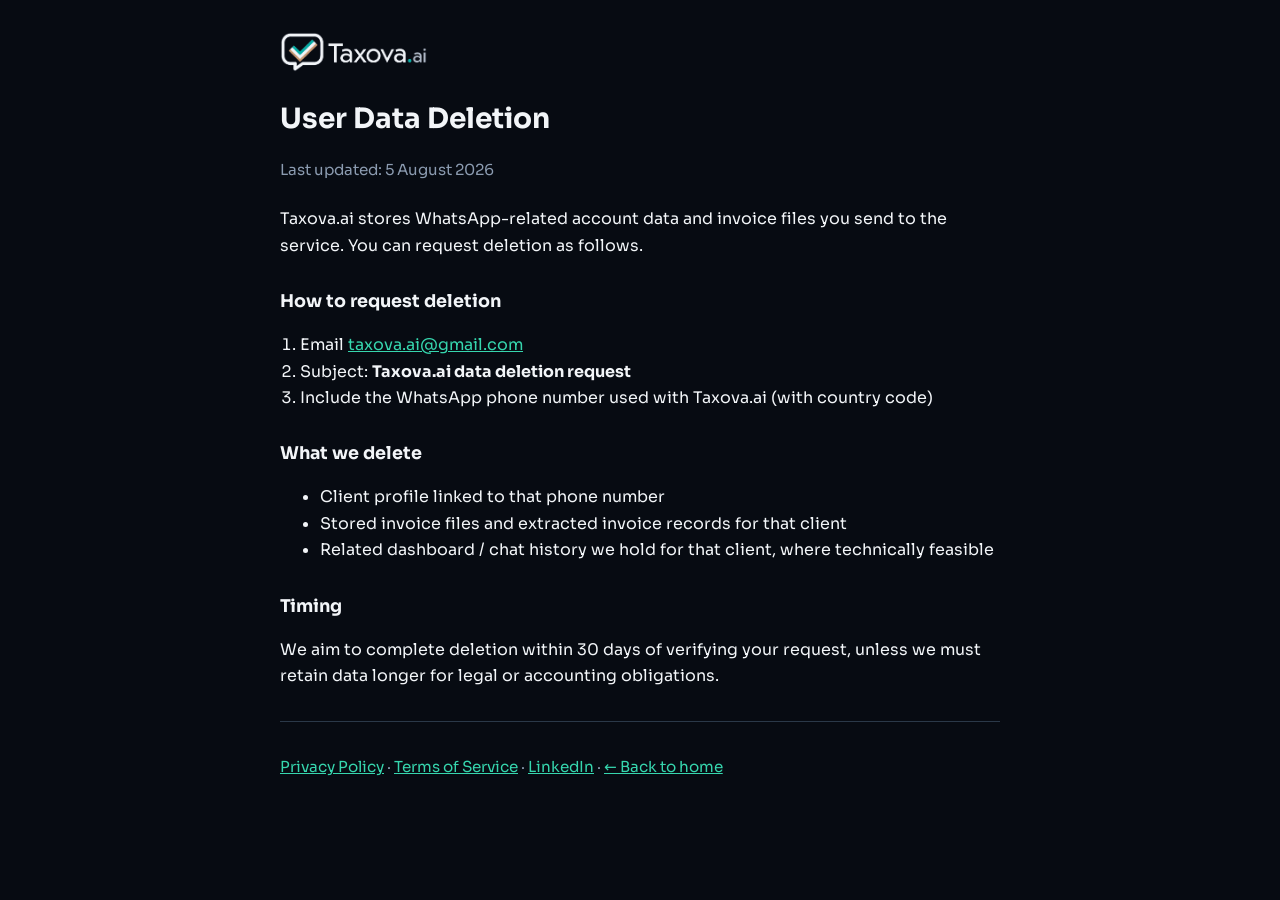
<file: static/data-deletion.html>
<!DOCTYPE html>
<html lang="en">
<head>
  <script src="/static/ga.js" defer></script>
  <meta charset="UTF-8" />
  <meta name="viewport" content="width=device-width, initial-scale=1" />
  <title>Data Deletion — Taxova.ai</title>
  <link rel="icon" href="/favicon.ico" sizes="any"/>
  <link rel="icon" type="image/png" sizes="48x48" href="/static/favicon-48.png"/>
  <link href="https://fonts.googleapis.com/css2?family=Sora:wght@400;600;700&display=swap" rel="stylesheet"/>
  <style>
    :root { --ink: #070B12; --mist: #F2F5F8; --muted: #8B9BB0; --teal: #36D6AE; --line: #2A3848; }
    body { font-family: Sora, system-ui, sans-serif; max-width: 720px; margin: 0 auto; padding: 2rem 1.25rem 4rem; line-height: 1.65; color: var(--mist); background: var(--ink); }
    a { color: var(--teal); }
    h1 { font-size: 1.75rem; margin: 0 0 0.25rem; }
    h2 { font-size: 1.1rem; margin-top: 1.75rem; }
    .meta { color: var(--muted); font-size: 0.95rem; margin-bottom: 1.5rem; }
    .brand { display: flex; align-items: center; gap: 0.75rem; margin-bottom: 1.5rem; }
    .brand img { height: 40px; width: auto; max-width: 200px; object-fit: contain; }
    hr { border: none; border-top: 1px solid var(--line); margin: 2rem 0; }
    ol { padding-left: 1.25rem; }
  </style>
</head>
<body>
  <div class="brand">
    <img src="/static/logo.png?v=4" alt="Taxova.ai"/>
  </div>
  <h1>User Data Deletion</h1>
  <p class="meta">Last updated: 5 August 2026</p>

  <p>
    Taxova.ai stores WhatsApp-related account data and invoice files you send to the service.
    You can request deletion as follows.
  </p>

  <h2>How to request deletion</h2>
  <ol>
    <li>Email <a href="mailto:taxova.ai@gmail.com">taxova.ai@gmail.com</a></li>
    <li>Subject: <strong>Taxova.ai data deletion request</strong></li>
    <li>Include the WhatsApp phone number used with Taxova.ai (with country code)</li>
  </ol>

  <h2>What we delete</h2>
  <ul>
    <li>Client profile linked to that phone number</li>
    <li>Stored invoice files and extracted invoice records for that client</li>
    <li>Related dashboard / chat history we hold for that client, where technically feasible</li>
  </ul>

  <h2>Timing</h2>
  <p>
    We aim to complete deletion within 30 days of verifying your request, unless we must retain
    data longer for legal or accounting obligations.
  </p>

  <hr/>
  <p class="meta">
    <a href="/privacy">Privacy Policy</a> ·
    <a href="/terms">Terms of Service</a> ·
    <a href="https://www.linkedin.com/company/taxova-ai/" target="_blank" rel="noopener noreferrer">LinkedIn</a> ·
    <a href="/">← Back to home</a>
  </p>
</body>
</html>
</file>
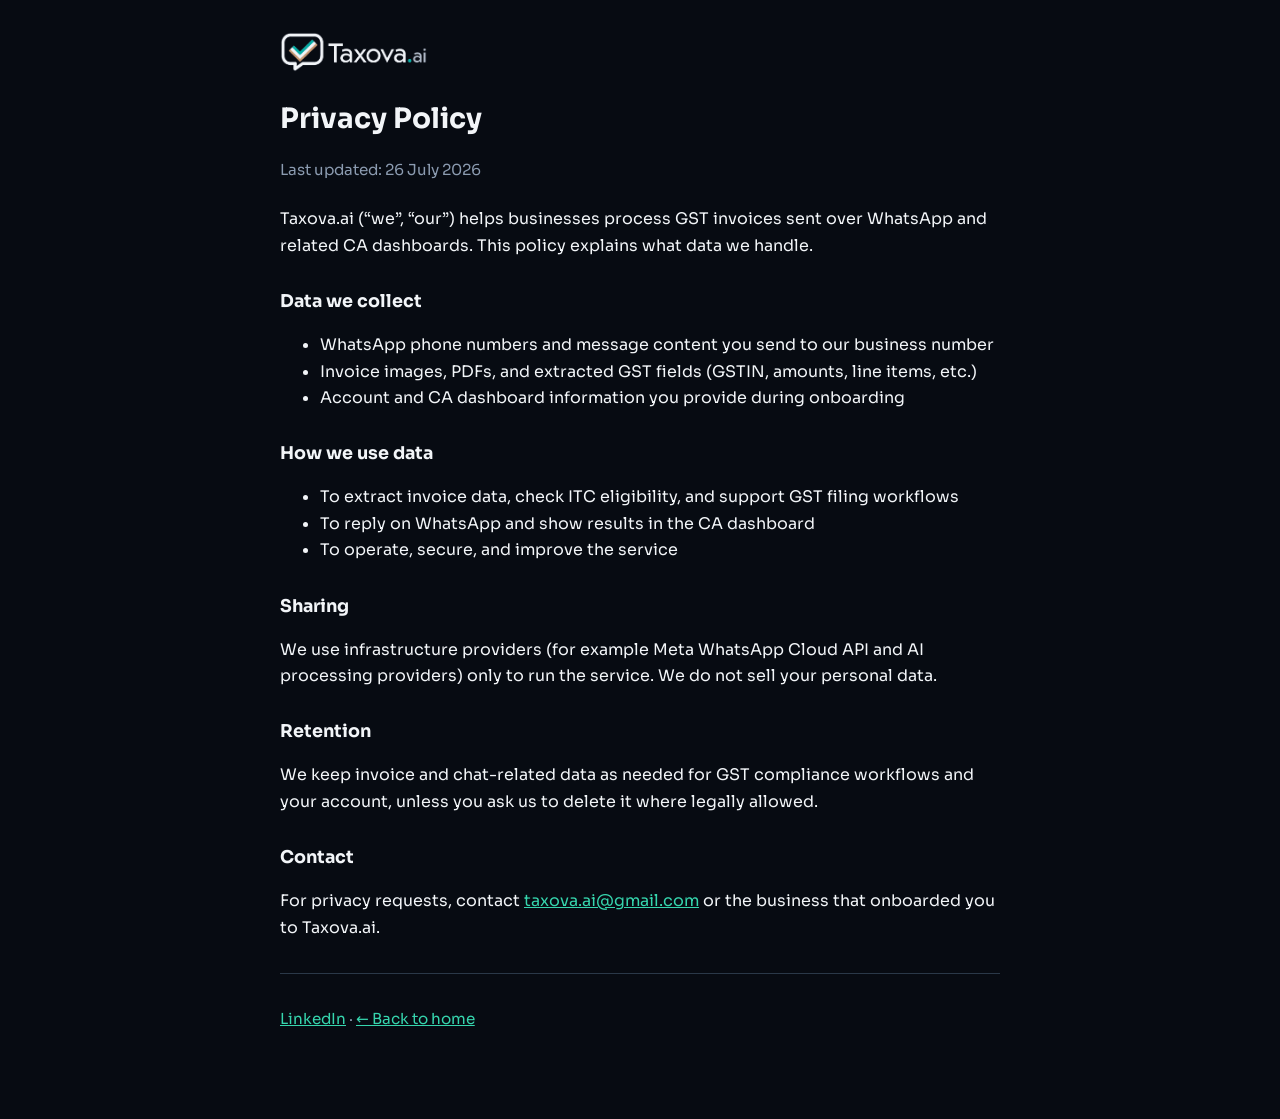
<file: static/privacy.html>
<!DOCTYPE html>
<html lang="en">
<head>
  <script src="/static/ga.js" defer></script>
  <meta charset="UTF-8" />
  <meta name="viewport" content="width=device-width, initial-scale=1" />
  <title>Privacy Policy — Taxova.ai</title>
  <link rel="icon" href="/favicon.ico" sizes="any"/>
  <link rel="icon" type="image/png" sizes="48x48" href="/static/favicon-48.png"/>
  <link href="https://fonts.googleapis.com/css2?family=Sora:wght@400;600;700&display=swap" rel="stylesheet"/>
  <style>
    :root { --ink: #070B12; --mist: #F2F5F8; --muted: #8B9BB0; --teal: #36D6AE; --line: #2A3848; }
    body { font-family: Sora, system-ui, sans-serif; max-width: 720px; margin: 0 auto; padding: 2rem 1.25rem 4rem; line-height: 1.65; color: var(--mist); background: var(--ink); }
    a { color: var(--teal); }
    h1 { font-size: 1.75rem; margin: 0 0 0.25rem; }
    h2 { font-size: 1.1rem; margin-top: 1.75rem; color: var(--mist); }
    .meta { color: var(--muted); font-size: 0.95rem; margin-bottom: 1.5rem; }
    .brand { display: flex; align-items: center; gap: 0.75rem; margin-bottom: 1.5rem; }
    .brand img { height: 40px; width: auto; max-width: 200px; border-radius: 0; object-fit: contain; background: transparent; padding: 0; }
    hr { border: none; border-top: 1px solid var(--line); margin: 2rem 0; }
  </style>
</head>
<body>
  <div class="brand">
    <img src="/static/logo.png?v=4" alt="Taxova.ai"/>
  </div>
  <h1>Privacy Policy</h1>
  <p class="meta">Last updated: 26 July 2026</p>

  <p>
    Taxova.ai (“we”, “our”) helps businesses process GST invoices sent over WhatsApp
    and related CA dashboards. This policy explains what data we handle.
  </p>

  <h2>Data we collect</h2>
  <ul>
    <li>WhatsApp phone numbers and message content you send to our business number</li>
    <li>Invoice images, PDFs, and extracted GST fields (GSTIN, amounts, line items, etc.)</li>
    <li>Account and CA dashboard information you provide during onboarding</li>
  </ul>

  <h2>How we use data</h2>
  <ul>
    <li>To extract invoice data, check ITC eligibility, and support GST filing workflows</li>
    <li>To reply on WhatsApp and show results in the CA dashboard</li>
    <li>To operate, secure, and improve the service</li>
  </ul>

  <h2>Sharing</h2>
  <p>
    We use infrastructure providers (for example Meta WhatsApp Cloud API and AI processing
    providers) only to run the service. We do not sell your personal data.
  </p>

  <h2>Retention</h2>
  <p>
    We keep invoice and chat-related data as needed for GST compliance workflows and your
    account, unless you ask us to delete it where legally allowed.
  </p>

  <h2>Contact</h2>
  <p>
    For privacy requests, contact
    <a href="mailto:taxova.ai@gmail.com">taxova.ai@gmail.com</a>
    or the business that onboarded you to Taxova.ai.
  </p>

  <hr/>
  <p class="meta">
    <a href="https://www.linkedin.com/company/taxova-ai/" target="_blank" rel="noopener noreferrer">LinkedIn</a> ·
    <a href="/">← Back to home</a>
  </p>
</body>
</html>
</file>
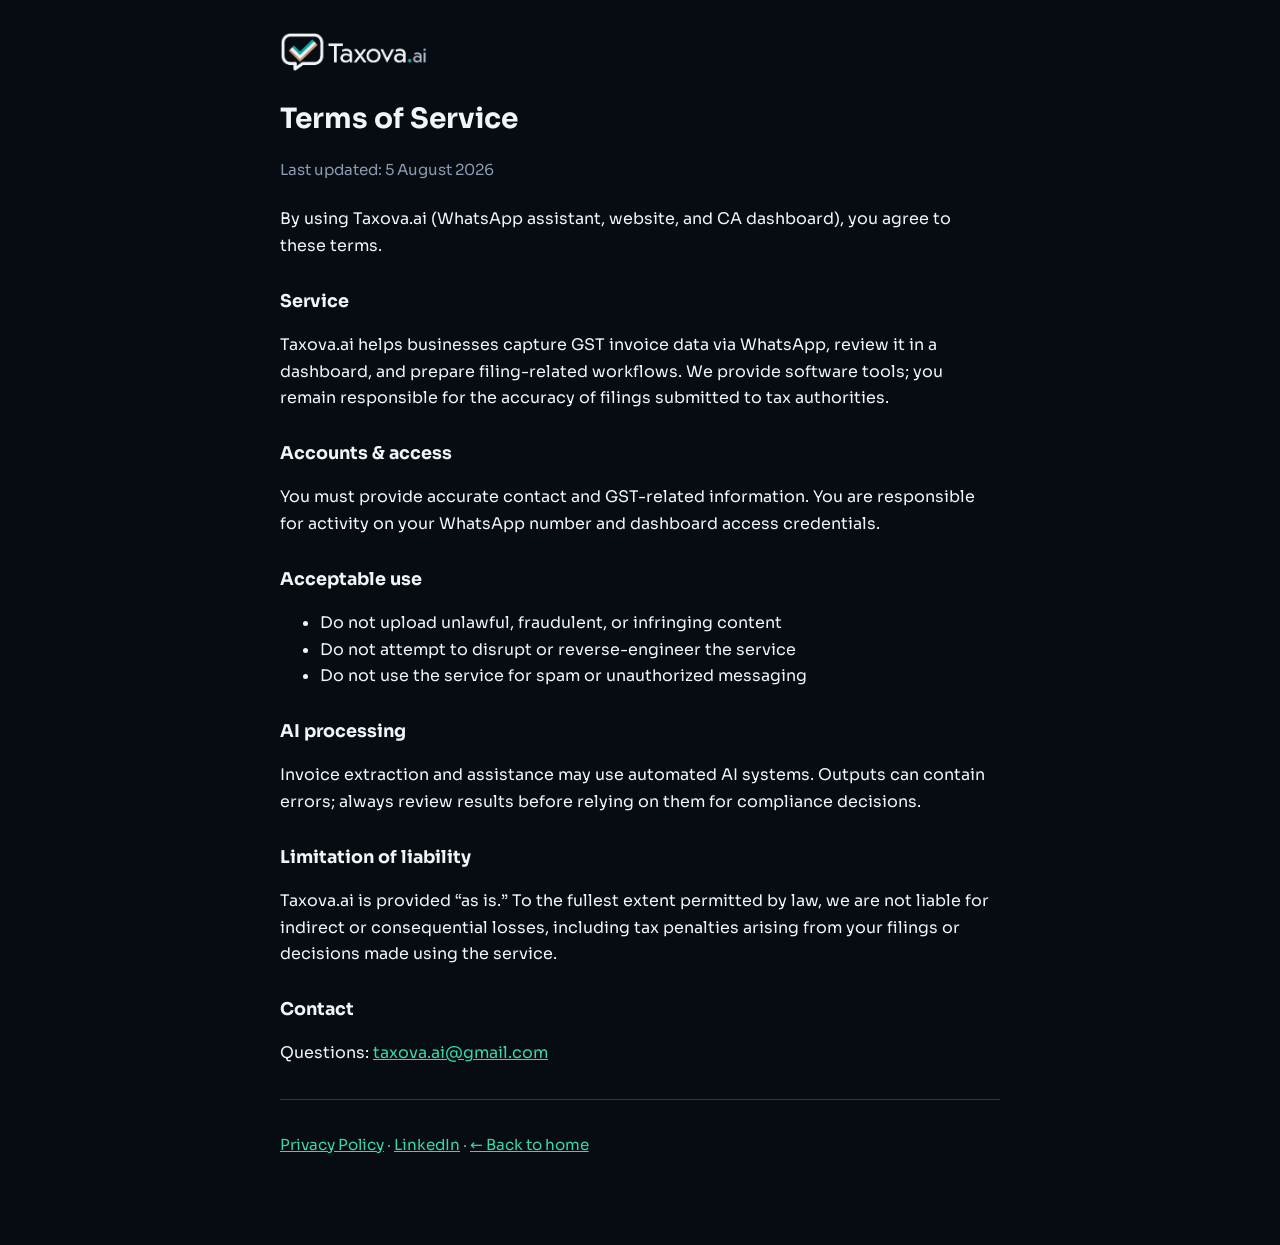
<file: static/terms.html>
<!DOCTYPE html>
<html lang="en">
<head>
  <script src="/static/ga.js" defer></script>
  <meta charset="UTF-8" />
  <meta name="viewport" content="width=device-width, initial-scale=1" />
  <title>Terms of Service — Taxova.ai</title>
  <link rel="icon" href="/favicon.ico" sizes="any"/>
  <link rel="icon" type="image/png" sizes="48x48" href="/static/favicon-48.png"/>
  <link href="https://fonts.googleapis.com/css2?family=Sora:wght@400;600;700&display=swap" rel="stylesheet"/>
  <style>
    :root { --ink: #070B12; --mist: #F2F5F8; --muted: #8B9BB0; --teal: #36D6AE; --line: #2A3848; }
    body { font-family: Sora, system-ui, sans-serif; max-width: 720px; margin: 0 auto; padding: 2rem 1.25rem 4rem; line-height: 1.65; color: var(--mist); background: var(--ink); }
    a { color: var(--teal); }
    h1 { font-size: 1.75rem; margin: 0 0 0.25rem; }
    h2 { font-size: 1.1rem; margin-top: 1.75rem; }
    .meta { color: var(--muted); font-size: 0.95rem; margin-bottom: 1.5rem; }
    .brand { display: flex; align-items: center; gap: 0.75rem; margin-bottom: 1.5rem; }
    .brand img { height: 40px; width: auto; max-width: 200px; object-fit: contain; }
    hr { border: none; border-top: 1px solid var(--line); margin: 2rem 0; }
  </style>
</head>
<body>
  <div class="brand">
    <img src="/static/logo.png?v=4" alt="Taxova.ai"/>
  </div>
  <h1>Terms of Service</h1>
  <p class="meta">Last updated: 5 August 2026</p>

  <p>
    By using Taxova.ai (WhatsApp assistant, website, and CA dashboard), you agree to these terms.
  </p>

  <h2>Service</h2>
  <p>
    Taxova.ai helps businesses capture GST invoice data via WhatsApp, review it in a dashboard,
    and prepare filing-related workflows. We provide software tools; you remain responsible for
    the accuracy of filings submitted to tax authorities.
  </p>

  <h2>Accounts &amp; access</h2>
  <p>
    You must provide accurate contact and GST-related information. You are responsible for
    activity on your WhatsApp number and dashboard access credentials.
  </p>

  <h2>Acceptable use</h2>
  <ul>
    <li>Do not upload unlawful, fraudulent, or infringing content</li>
    <li>Do not attempt to disrupt or reverse-engineer the service</li>
    <li>Do not use the service for spam or unauthorized messaging</li>
  </ul>

  <h2>AI processing</h2>
  <p>
    Invoice extraction and assistance may use automated AI systems. Outputs can contain errors;
    always review results before relying on them for compliance decisions.
  </p>

  <h2>Limitation of liability</h2>
  <p>
    Taxova.ai is provided “as is.” To the fullest extent permitted by law, we are not liable for
    indirect or consequential losses, including tax penalties arising from your filings or
    decisions made using the service.
  </p>

  <h2>Contact</h2>
  <p>
    Questions:
    <a href="mailto:taxova.ai@gmail.com">taxova.ai@gmail.com</a>
  </p>

  <hr/>
  <p class="meta">
    <a href="/privacy">Privacy Policy</a> ·
    <a href="https://www.linkedin.com/company/taxova-ai/" target="_blank" rel="noopener noreferrer">LinkedIn</a> ·
    <a href="/">← Back to home</a>
  </p>
</body>
</html>
</file>
